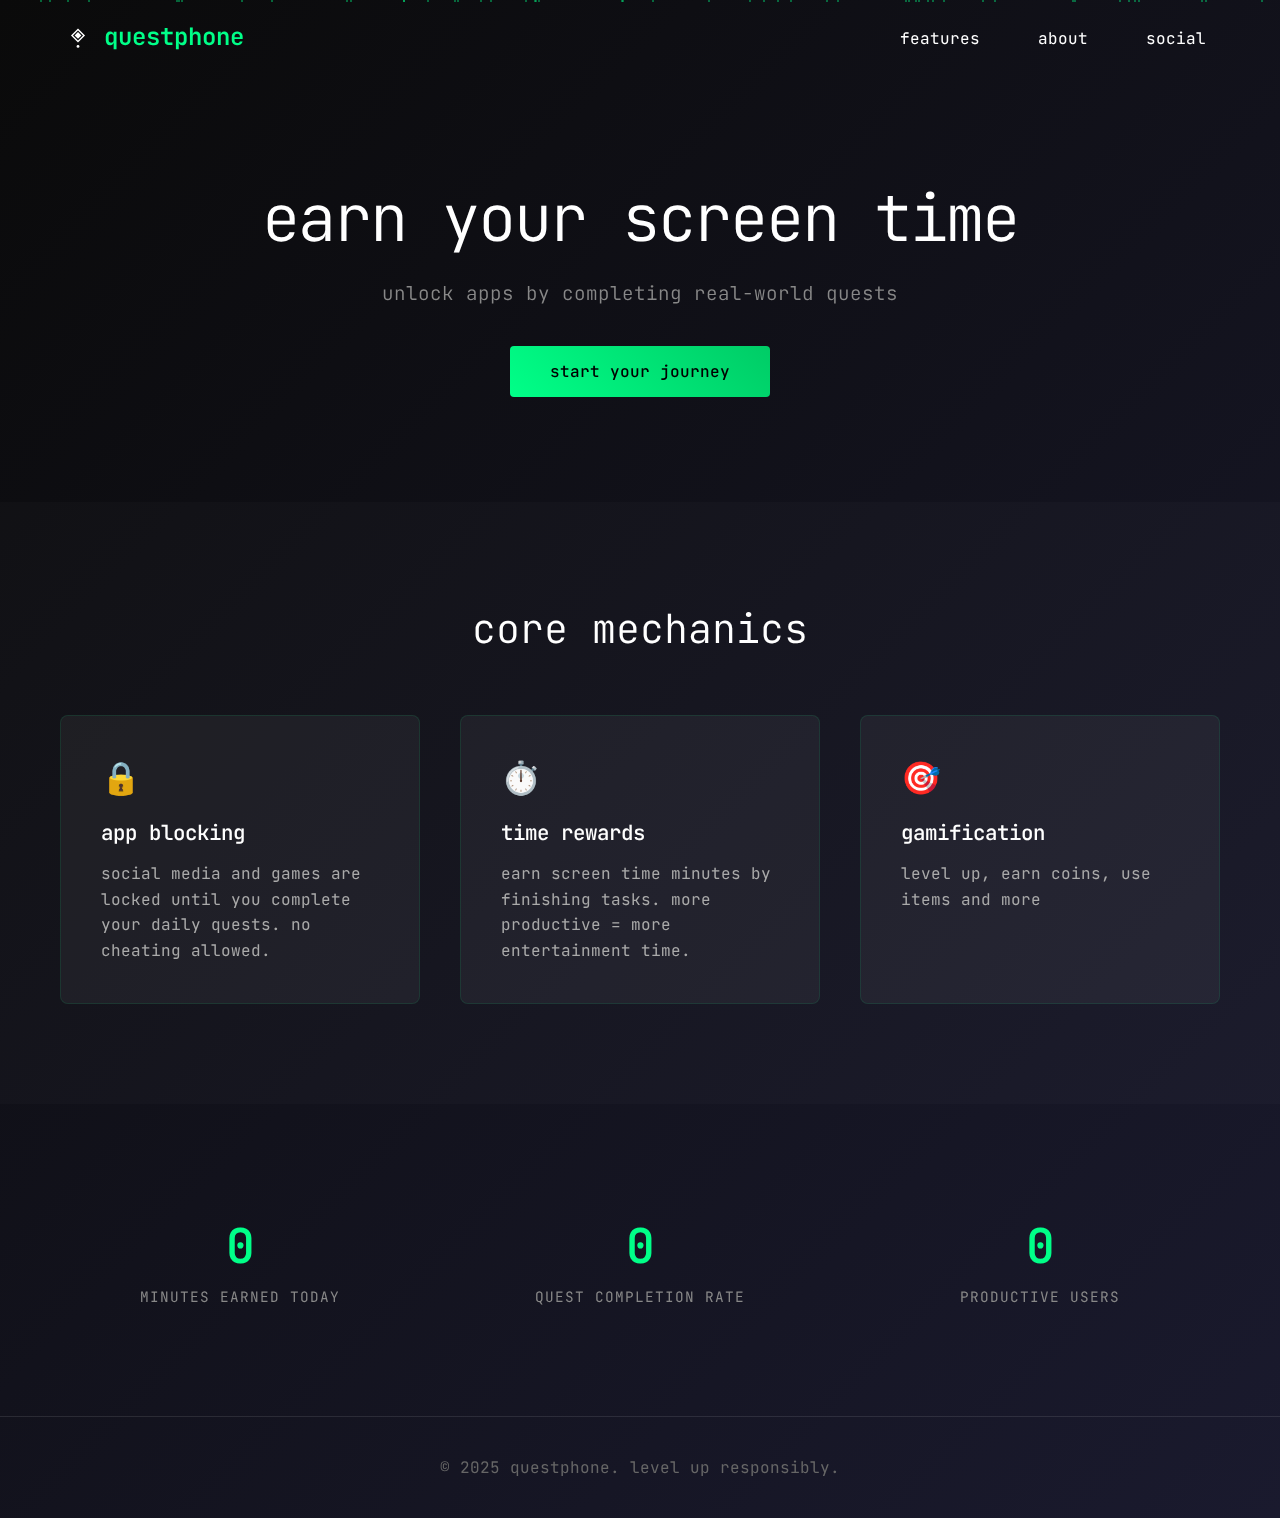
<file: index.html>
<!DOCTYPE html>
<html lang="en">
<head>
    <meta charset="UTF-8">
    <meta name="viewport" content="width=device-width, initial-scale=1.0">
    <title>QuestPhone</title>
    <link rel="icon" type="image/png" href="icon.svg">
    <link href="https://fonts.googleapis.com/css2?family=JetBrains+Mono:wght@300;400;500;600&display=swap" rel="stylesheet">
    <link rel="stylesheet" href="css/styles.css">
</head>
<body>
    <div class="particles" id="particles"></div>
    
    <header>
        <nav class="container">
            <a href="index.html" class="logo">questphone</a>
            <ul class="nav-links">
                <li><a href="#features">features</a></li>
                <li><a href="about.html">about</a></li>
                <li><a href="social.html">social</a></li>
            </ul>
            <div class="hamburger" id="hamburger-menu" aria-label="Open navigation" tabindex="0">
                <span></span>
                <span></span>
                <span></span>
            </div>
        </nav>
        <div class="mobile-nav" id="mobileNav">
            <button class="mobile-nav-close" id="closeMobileNav" aria-label="Close navigation">&times;</button>
            <ul class="nav-links">
                <li><a href="#features" onclick="closeMobileNav()">features</a></li>
                <li><a href="about.html" onclick="closeMobileNav()">about</a></li>
                <li><a href="social.html" onclick="closeMobileNav()">social</a></li>
            </ul>
        </div>
    </header>

    <main>
        <section class="hero">
            <div class="container">
                <h1>earn your screen time</h1>
                <p class="subtitle">unlock apps by completing real-world quests</p>
                <a href="#" class="cta-button">start your journey</a>
            </div>
        </section>

        <section class="features" id="features">
            <div class="container">
                <h2>core mechanics</h2>
                <div class="features-grid">
                    <div class="feature-card">
                        <div class="feature-icon">🔒</div>
                        <h3>app blocking</h3>
                        <p>social media and games are locked until you complete your daily quests. no cheating allowed.</p>
                    </div>
                    <div class="feature-card">
                        <div class="feature-icon">⏱️</div>
                        <h3>time rewards</h3>
                        <p>earn screen time minutes by finishing tasks. more productive = more entertainment time.</p>
                    </div>
                    <div class="feature-card">
                        <div class="feature-icon">🎯</div>
                        <h3>gamification</h3>
                        <p>level up, earn coins, use items and more</p>
                    </div>
                </div>
            </div>
        </section>

        <section class="stats">
            <div class="container">
                <div class="stats-grid">
                    <div class="stat-item">
                        <div class="stat-number" data-count="240">0</div>
                        <div class="stat-label">minutes earned today</div>
                    </div>
                    <div class="stat-item">
                        <div class="stat-number" data-count="89">0</div>
                        <div class="stat-label">quest completion rate</div>
                    </div>
                    <div class="stat-item">
                        <div class="stat-number" data-count="52">0</div>
                        <div class="stat-label">productive users</div>
                    </div>
                </div>
            </div>
        </section>
    </main>

    <footer>
        <div class="container">
            <p>&copy; 2025 questphone. level up responsibly.</p>
        </div>
    </footer>

    <!-- Theme config for easy customization -->
    <script src="js/theme-config.js"></script>
    <!-- Main theme script -->
    <script src="js/main.js"></script>
</body>
</html>
</file>
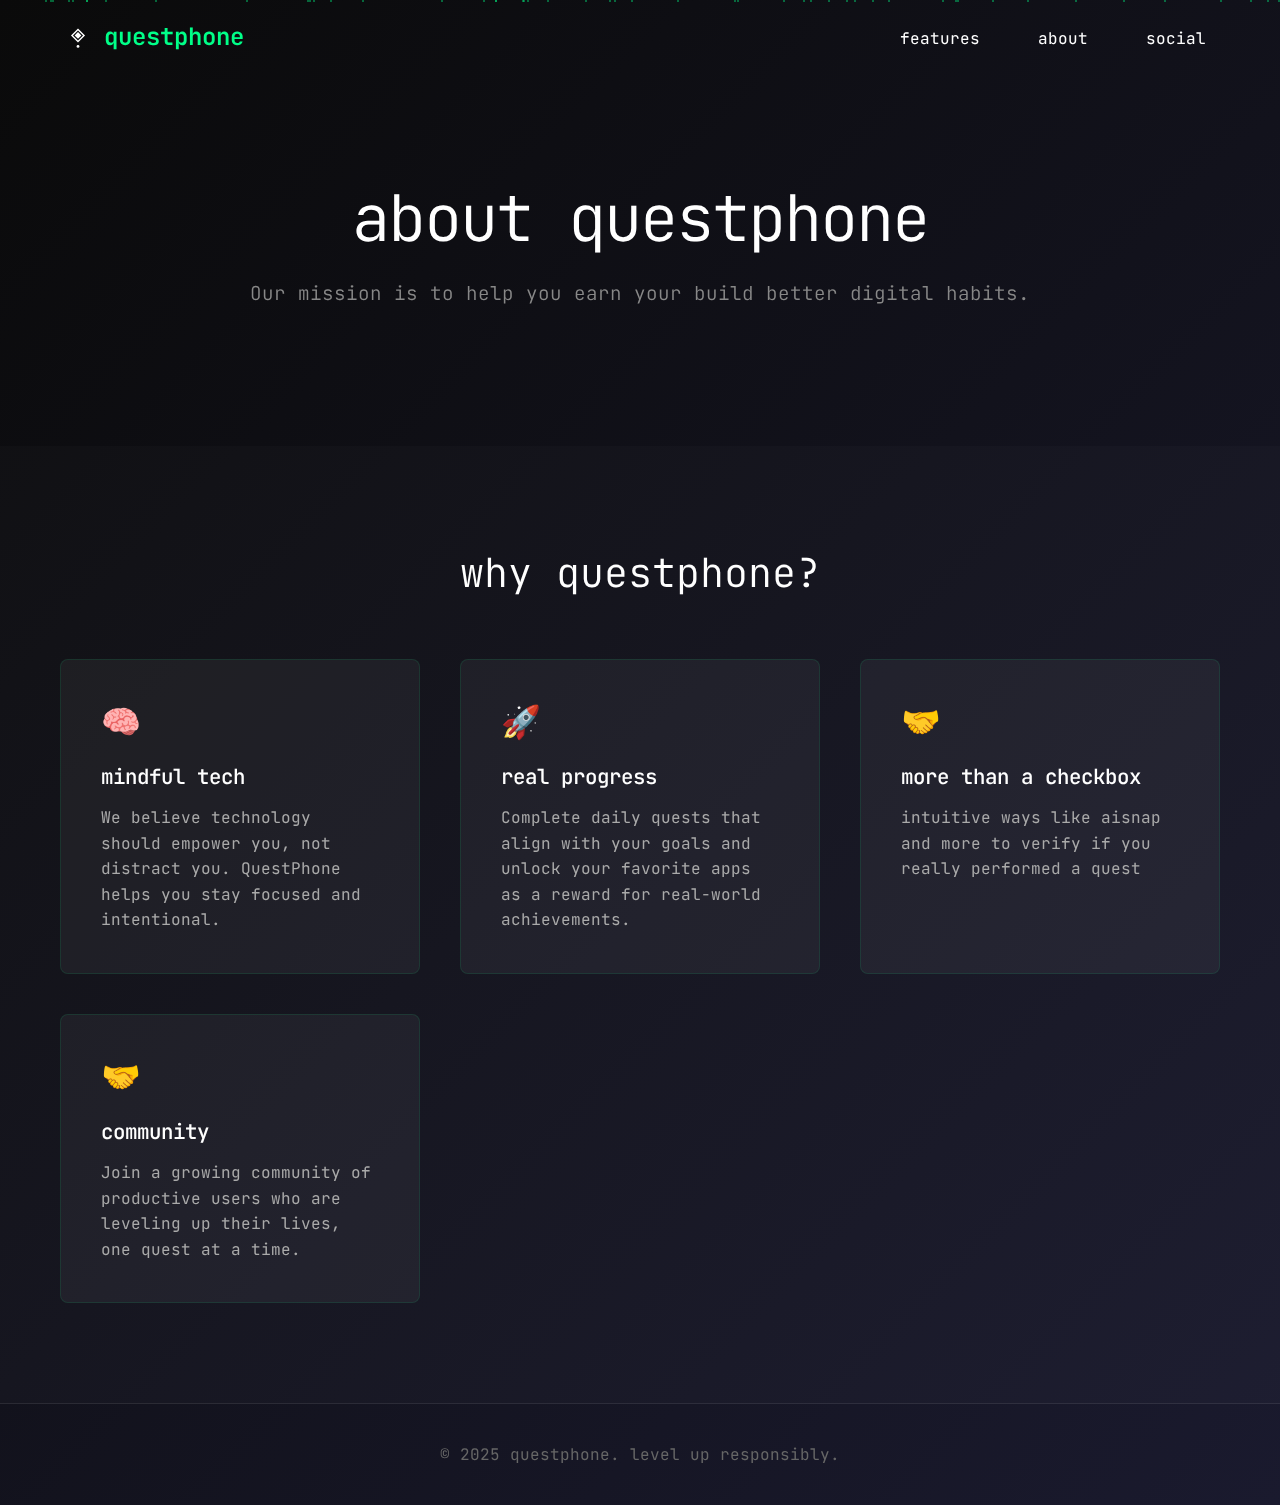
<file: about.html>
<!DOCTYPE html>
<html lang="en">
<head>
    <meta charset="UTF-8">
    <meta name="viewport" content="width=device-width, initial-scale=1.0">
    <title>About - QuestPhone</title>
    <link rel="icon" type="image/png" href="icon.svg">
    <link href="https://fonts.googleapis.com/css2?family=JetBrains+Mono:wght@300;400;500;600&display=swap" rel="stylesheet">
    <link rel="stylesheet" href="css/styles.css">
</head>
<body>
    <div class="particles" id="particles"></div>
    <!-- HEADER -->
    <header>
        <nav class="container">
            <a href="index.html" class="logo">questphone</a>
            <ul class="nav-links">
                <li><a href="index.html#features">features</a></li>
                <li><a href="about.html">about</a></li>
                <li><a href="social.html">social</a></li>
            </ul>
            <div class="hamburger" id="hamburger-menu" aria-label="Open navigation" tabindex="0">
                <span></span>
                <span></span>
                <span></span>
            </div>
        </nav>
        <div class="mobile-nav" id="mobileNav">
            <button class="mobile-nav-close" id="closeMobileNav" aria-label="Close navigation">&times;</button>
            <ul class="nav-links">
                <li><a href="index.html#features" onclick="closeMobileNav()">features</a></li>
                <li><a href="about.html" onclick="closeMobileNav()">about</a></li>
                <li><a href="social.html" onclick="closeMobileNav()">social</a></li>
            </ul>
        </div>
    </header>
    <main>
        <!-- ABOUT SECTION -->
        <section class="hero">
            <div class="container">
                <h1>about questphone</h1>
                <p class="subtitle">Our mission is to help you earn your build better digital habits.</p>
            </div>
        </section>
        <section class="features" id="about-details">
            <div class="container">
                <h2>why questphone?</h2>
                <div class="features-grid">
                    <div class="feature-card">
                        <div class="feature-icon">🧠</div>
                        <h3>mindful tech</h3>
                        <p>We believe technology should empower you, not distract you. QuestPhone helps you stay focused and intentional.</p>
                    </div>
                    <div class="feature-card">
                        <div class="feature-icon">🚀</div>
                        <h3>real progress</h3>
                        <p>Complete daily quests that align with your goals and unlock your favorite apps as a reward for real-world achievements.</p>
                    </div>
                    <div class="feature-card">
                        <div class="feature-icon">🤝</div>
                        <h3>more than a checkbox</h3>
                        <p>intuitive ways like aisnap and more to verify if you really performed a quest</p>
                    </div>

                    <div class="feature-card">
                        <div class="feature-icon">🤝</div>
                        <h3>community</h3>
                        <p>Join a growing community of productive users who are leveling up their lives, one quest at a time.</p>
                    </div>
                </div>
            </div>
        </section>
    </main>
    <!-- FOOTER -->
    <footer>
        <div class="container">
            <p>&copy; 2025 questphone. level up responsibly.</p>
        </div>
    </footer>
    <script src="js/theme-config.js"></script>
    <script src="js/main.js"></script>
    <script>
        // Mobile navigation functionality
        const hamburgerMenu = document.getElementById('hamburger-menu');
        const mobileNav = document.getElementById('mobileNav');
        const closeMobileNav = document.getElementById('closeMobileNav');

        hamburgerMenu.addEventListener('click', () => {
            mobileNav.classList.add('active');
        });

        closeMobileNav.addEventListener('click', () => {
            mobileNav.classList.remove('active');
        });

        // Close mobile nav when clicking outside
        window.addEventListener('click', (e) => {
            if (mobileNav.classList.contains('active') && e.target !== mobileNav && e.target !== hamburgerMenu) {
                mobileNav.classList.remove('active');
            }
        });
    </script>
</body>
</html>
</file>
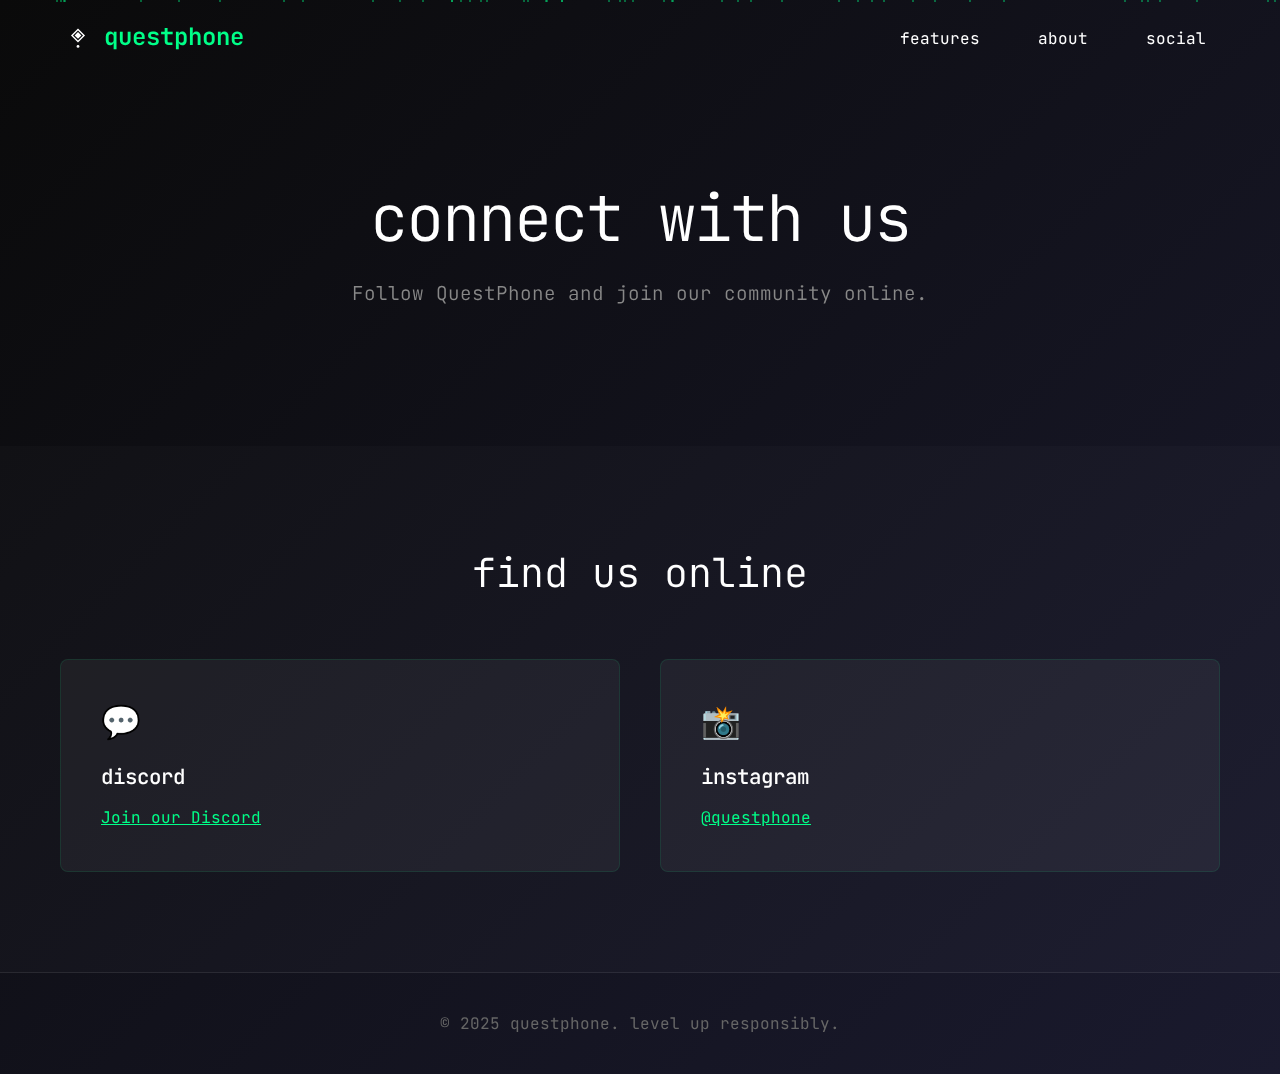
<file: social.html>
<!DOCTYPE html>
<html lang="en">
<head>
    <meta charset="UTF-8">
    <meta name="viewport" content="width=device-width, initial-scale=1.0">
    <title>Social Links - QuestPhone</title>
    <link rel="icon" type="image/png" href="icon.png">
    <link href="https://fonts.googleapis.com/css2?family=JetBrains+Mono:wght@300;400;500;600&display=swap" rel="stylesheet">
    <link rel="stylesheet" href="css/styles.css">
</head>
<body>
    <div class="particles" id="particles"></div>
    <!-- HEADER -->
    <header>
        <nav class="container">
            <a href="index.html" class="logo">questphone</a>
            <ul class="nav-links">
                <li><a href="index.html#features">features</a></li>
                <li><a href="about.html">about</a></li>
                <li><a href="social.html">social</a></li>
            </ul>
            <div class="hamburger" id="hamburger-menu" aria-label="Open navigation" tabindex="0">
                <span></span>
                <span></span>
                <span></span>
            </div>
        </nav>
        <div class="mobile-nav" id="mobileNav">
            <button class="mobile-nav-close" id="closeMobileNav" aria-label="Close navigation">&times;</button>
            <ul class="nav-links">
                <li><a href="index.html#features" onclick="closeMobileNav()">features</a></li>
                <li><a href="about.html" onclick="closeMobileNav()">about</a></li>
                <li><a href="social.html" onclick="closeMobileNav()">social</a></li>
            </ul>
        </div>
    </header>
    <main>
        <!-- SOCIAL LINKS SECTION -->
        <section class="hero">
            <div class="container">
                <h1>connect with us</h1>
                <p class="subtitle">Follow QuestPhone and join our community online.</p>
            </div>
        </section>
        <section class="features" id="social-links">
            <div class="container">
                <h2>find us online</h2>
                <div class="features-grid">
                    <div class="feature-card">
                        <div class="feature-icon">💬</div>
                        <h3>discord</h3>
                        <p><a href="https://discord.gg/RGuqaMHxAw" target="_blank" rel="noopener" style="color:#00ff88;">Join our Discord</a></p>
                    </div>
                    <div class="feature-card">
                        <div class="feature-icon">📸</div>
                        <h3>instagram</h3>
                        <p><a href="https://instagram.com/questphone.app" target="_blank" rel="noopener" style="color:#00ff88;">@questphone</a></p>
                    </div>
                </div>
            </div>
        </section>
    </main>
    <!-- FOOTER -->
    <footer>
        <div class="container">
            <p>&copy; 2025 questphone. level up responsibly.</p>
        </div>
    </footer>
    <script src="js/theme-config.js"></script>
    <script src="js/main.js"></script>
</body>
</html>
</file>
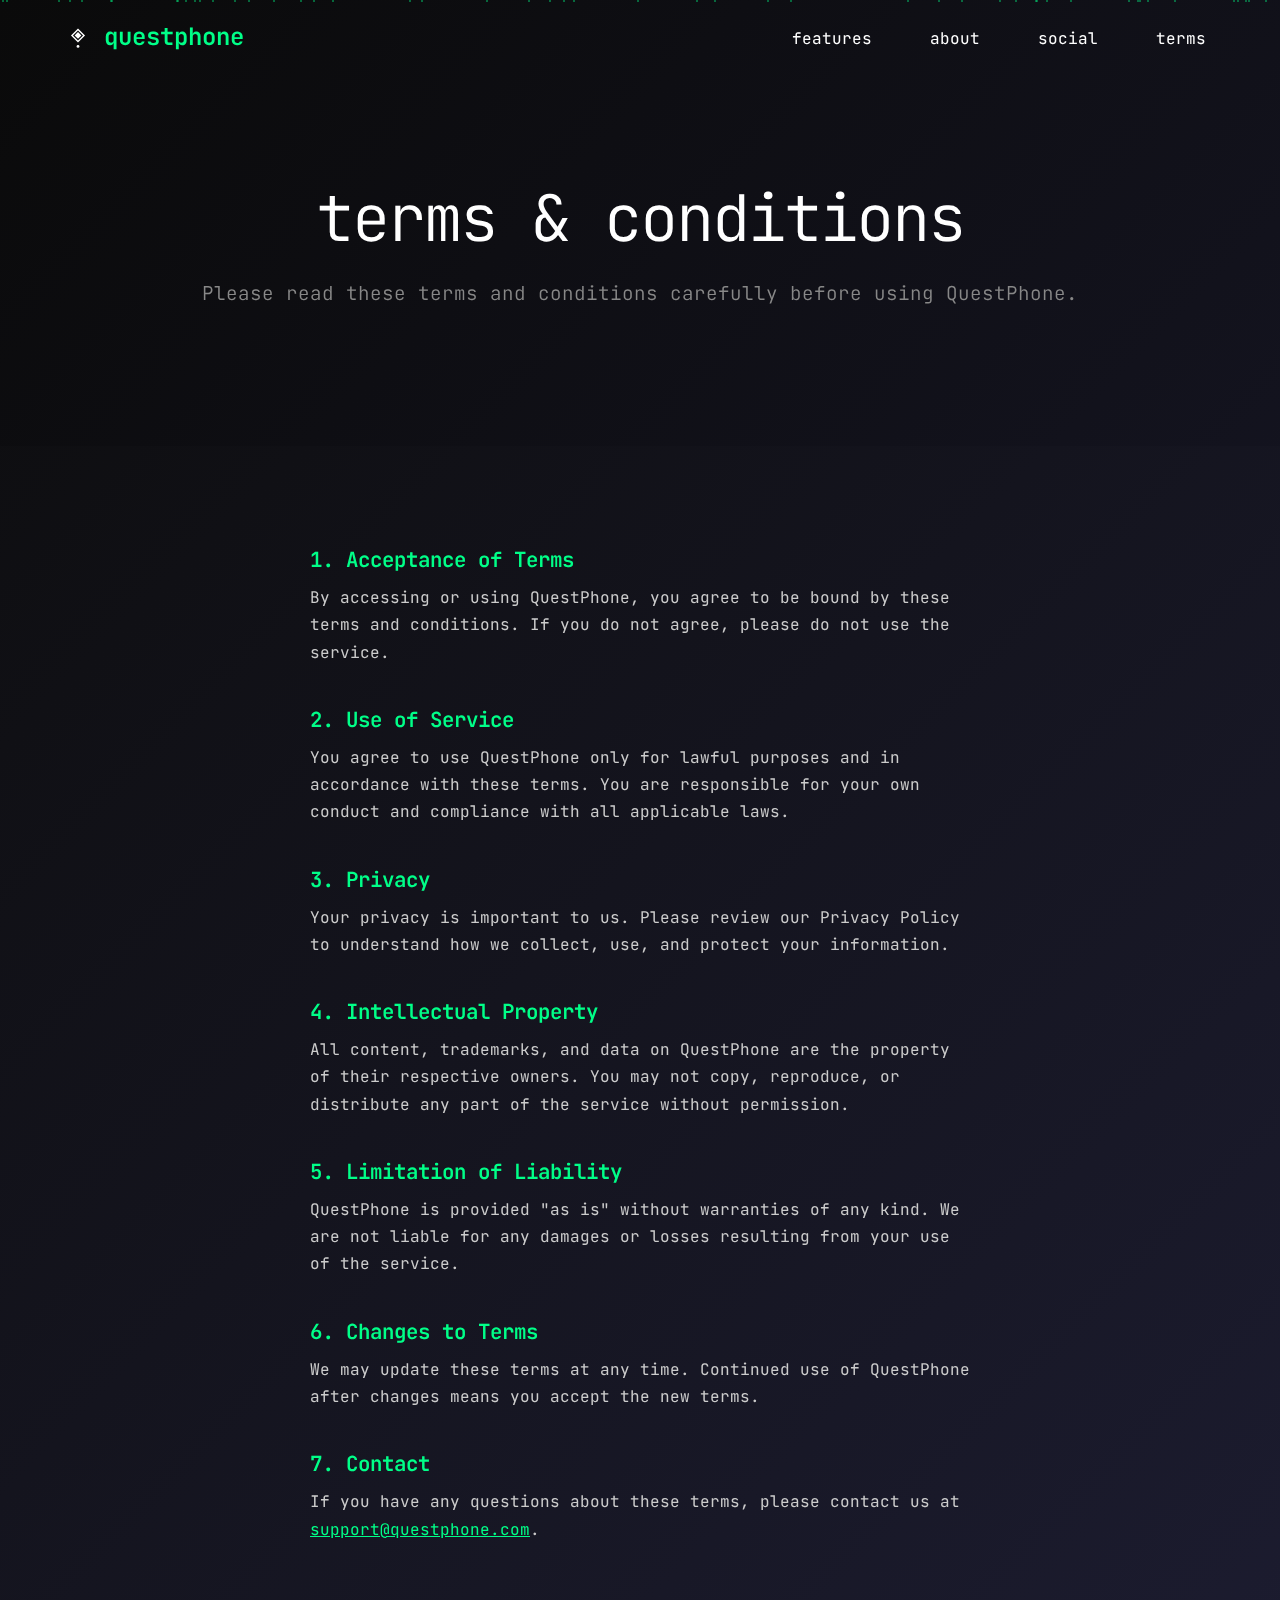
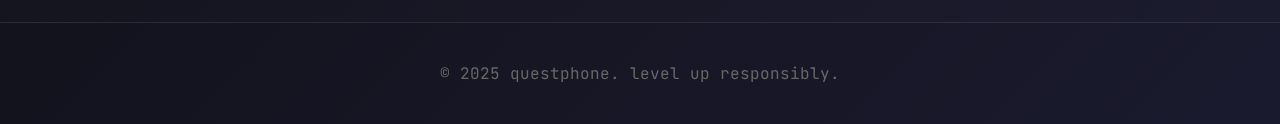
<file: terms.html>
<!DOCTYPE html>
<html lang="en">
<head>
    <meta charset="UTF-8">
    <meta name="viewport" content="width=device-width, initial-scale=1.0">
    <title>Terms & Conditions - QuestPhone</title>
    <link rel="icon" type="image/svg+xml" href="icon.svg">
    <link href="https://fonts.googleapis.com/css2?family=JetBrains+Mono:wght@300;400;500;600&display=swap" rel="stylesheet">
    <link rel="stylesheet" href="css/styles.css">
</head>
<body>
    <div class="particles" id="particles"></div>
    <header>
        <nav class="container">
            <a href="index.html" class="logo">questphone</a>
            <ul class="nav-links">
                <li><a href="index.html#features">features</a></li>
                <li><a href="about.html">about</a></li>
                <li><a href="social.html">social</a></li>
                <li><a href="terms.html">terms</a></li>
            </ul>
            <div class="hamburger" id="hamburger-menu" aria-label="Open navigation" tabindex="0">
                <span></span>
                <span></span>
                <span></span>
            </div>
        </nav>
        <div class="mobile-nav" id="mobileNav">
            <button class="mobile-nav-close" id="closeMobileNav" aria-label="Close navigation">&times;</button>
            <ul class="nav-links">
                <li><a href="index.html#features" onclick="closeMobileNav()">features</a></li>
                <li><a href="about.html" onclick="closeMobileNav()">about</a></li>
                <li><a href="social.html" onclick="closeMobileNav()">social</a></li>
                <li><a href="terms.html" onclick="closeMobileNav()">terms</a></li>
            </ul>
        </div>
    </header>
    <main>
        <section class="hero">
            <div class="container">
                <h1>terms & conditions</h1>
                <p class="subtitle">Please read these terms and conditions carefully before using QuestPhone.</p>
            </div>
        </section>
        <section class="terms-content" id="terms-content">
            <div class="container" style="max-width:700px;">
                <h2>1. Acceptance of Terms</h2>
                <p>By accessing or using QuestPhone, you agree to be bound by these terms and conditions. If you do not agree, please do not use the service.</p>
                <h2>2. Use of Service</h2>
                <p>You agree to use QuestPhone only for lawful purposes and in accordance with these terms. You are responsible for your own conduct and compliance with all applicable laws.</p>
                <h2>3. Privacy</h2>
                <p>Your privacy is important to us. Please review our Privacy Policy to understand how we collect, use, and protect your information.</p>
                <h2>4. Intellectual Property</h2>
                <p>All content, trademarks, and data on QuestPhone are the property of their respective owners. You may not copy, reproduce, or distribute any part of the service without permission.</p>
                <h2>5. Limitation of Liability</h2>
                <p>QuestPhone is provided "as is" without warranties of any kind. We are not liable for any damages or losses resulting from your use of the service.</p>
                <h2>6. Changes to Terms</h2>
                <p>We may update these terms at any time. Continued use of QuestPhone after changes means you accept the new terms.</p>
                <h2>7. Contact</h2>
                <p>If you have any questions about these terms, please contact us at <a href="mailto:support@questphone.com">support@questphone.com</a>.</p>
            </div>
        </section>
    </main>
    <footer>
        <div class="container">
            <p>&copy; 2025 questphone. level up responsibly.</p>
        </div>
    </footer>
    <script src="js/theme-config.js"></script>
    <script src="js/main.js"></script>
</body>
</html>
</file>
<file: css/styles.css>
/* Base styles */
* {
    margin: 0;
    padding: 0;
    box-sizing: border-box;
    user-select: none;

}

body {
    font-family: 'JetBrains Mono', monospace;
    background: linear-gradient(135deg, #0a0a0a 0%, #1a1a2e 100%);
    color: #ffffff;
    overflow-x: hidden;
    min-height: 100vh;
}

.container {
    max-width: 1200px;
    margin: 0 auto;
    padding: 0 20px;
}

/* Header styles */
header {
    padding: 20px 0;
    position: relative;
    z-index: 10;
}

nav {
    display: flex;
    justify-content: space-between;
    align-items: center;
}

.logo {
    font-size: 1.5rem;
    font-weight: 600;
    color: #00ff88;
    text-decoration: none;
    position: relative;
}

.logo::before {
    content: '';
    display: inline-block;
    vertical-align: middle;
    width: 1.5em;
    height: 1.5em;
    margin-right: 8px;
    background: url('../icon.svg') no-repeat center center;
    background-size: contain;
    image-rendering: pixelated;
    animation: blink 1.5s infinite;
}

.nav-links {
    display: flex;
    list-style: none;
    gap: 30px;
}

.nav-links a {
    color: #ffffff;
    text-decoration: none;
    font-weight: 400;
    transition: color 0.3s ease;
    position: relative;
}

.nav-links a:hover {
    color: #00ff88;
}

.nav-links a::before {
    content: "[";
    opacity: 0;
    margin-right: 4px;
    transition: opacity 0.3s ease;
}

.nav-links a::after {
    content: "]";
    opacity: 0;
    margin-left: 4px;
    transition: opacity 0.3s ease;
}

.nav-links a:hover::before,
.nav-links a:hover::after {
    opacity: 1;
}

/* Hero Section */
.hero {
    padding: 100px 0;
    text-align: center;
    position: relative;
}

.hero h1 {
    font-size: 4rem;
    font-weight: 300;
    margin-bottom: 20px;
    letter-spacing: -2px;
}

.hero .subtitle {
    font-size: 1.2rem;
    color: #888;
    margin-bottom: 40px;
    font-weight: 300;
}

.cta-button {
    display: inline-block;
    padding: 15px 40px;
    background: linear-gradient(45deg, #00ff88, #00cc66);
    color: #000;
    text-decoration: none;
    font-weight: 500;
    border-radius: 4px;
    transition: all 0.3s ease;
    position: relative;
    overflow: hidden;
}

.cta-button:hover {
    transform: translateY(-2px);
    box-shadow: 0 10px 20px rgba(0, 255, 136, 0.3);
}

.cta-button::before {
    content: "";
    position: absolute;
    top: 0;
    left: -100%;
    width: 100%;
    height: 100%;
    background: linear-gradient(90deg, transparent, rgba(255,255,255,0.2), transparent);
    transition: left 0.5s;
}

.cta-button:hover::before {
    left: 100%;
}

/* Features Section */
.features {
    padding: 100px 0;
    background: rgba(255, 255, 255, 0.02);
}

.features h2 {
    text-align: center;
    font-size: 2.5rem;
    margin-bottom: 60px;
    font-weight: 300;
}

.features-grid {
    display: grid;
    grid-template-columns: repeat(auto-fit, minmax(300px, 1fr));
    gap: 40px;
}

.feature-card {
    background: rgba(255, 255, 255, 0.05);
    padding: 40px;
    border-radius: 8px;
    border: 1px solid rgba(0, 255, 136, 0.1);
    transition: all 0.3s ease;
    position: relative;
    overflow: hidden;
}

.feature-card:hover {
    border-color: rgba(0, 255, 136, 0.3);
    transform: translateY(-5px);
}

.feature-card::before {
    content: "";
    position: absolute;
    top: 0;
    left: 0;
    right: 0;
    height: 2px;
    background: linear-gradient(90deg, #00ff88, #00cc66);
    transform: scaleX(0);
    transition: transform 0.3s ease;
}

.feature-card:hover::before {
    transform: scaleX(1);
}

.feature-icon {
    font-size: 2rem;
    margin-bottom: 20px;
    color: #00ff88;
}

.feature-card h3 {
    font-size: 1.3rem;
    margin-bottom: 15px;
    font-weight: 500;
}

.feature-card p {
    color: #aaa;
    line-height: 1.6;
}

/* Stats Section */
.stats {
    padding: 80px 0;
    text-align: center;
}

.stats-grid {
    display: grid;
    grid-template-columns: repeat(auto-fit, minmax(200px, 1fr));
    gap: 40px;
}

.stat-item {
    padding: 30px;
}

.stat-number {
    font-size: 3rem;
    font-weight: 600;
    color: #00ff88;
    margin-bottom: 10px;
    font-family: 'JetBrains Mono', monospace;
}

.stat-label {
    color: #888;
    font-size: 0.9rem;
    text-transform: uppercase;
    letter-spacing: 1px;
}

/* Footer */
footer {
    padding: 40px 0;
    border-top: 1px solid rgba(255, 255, 255, 0.1);
    text-align: center;
    color: #666;
}

/* Particles */
.particles {
    position: fixed;
    top: 0;
    left: 0;
    width: 100%;
    height: 100%;
    pointer-events: none;
    z-index: -1;
}

.particle {
    position: absolute;
    width: 2px;
    height: 2px;
    background: #00ff88;
    border-radius: 50%;
    opacity: 0.5;
    animation: particle-float 6s infinite linear;
}

/* Hamburger menu styles */
.hamburger {
    display: none;
    flex-direction: column;
    justify-content: center;
    width: 32px;
    height: 32px;
    cursor: pointer;
    z-index: 20;
}
.hamburger span {
    height: 3px;
    width: 100%;
    background: #00ff88;
    margin: 5px 0;
    border-radius: 2px;
    transition: all 0.3s;
}

/* Mobile nav overlay */
.mobile-nav {
    display: none;
    position: fixed;
    top: 0;
    right: 0;
    width: 70vw;
    max-width: 320px;
    height: 100vh;
    background: #181828;
    box-shadow: -2px 0 16px rgba(0,0,0,0.4);
    z-index: 100;
    flex-direction: column;
    padding: 60px 30px 30px 30px;
    transition: none !important;
    transform: translateX(100%);
}
.mobile-nav.open {
    display: flex;
    transform: translateX(0);
}
.mobile-nav .nav-links {
    flex-direction: column;
    gap: 24px;
    display: flex;
}
.mobile-nav .nav-links a {
    font-size: 1.2rem;
    color: #00ff88;
}
.mobile-nav .nav-links a:hover {
    color: #fff;
}

.mobile-nav-close {
    position: absolute;
    top: 18px;
    right: 24px;
    font-size: 2rem;
    color: #00ff88;
    background: none;
    border: none;
    cursor: pointer;
}

/* Terms Page Styles */
.terms-content {
    padding: 60px 0;
    background: rgba(255,255,255,0.01);
}
.terms-content h2 {
    font-size: 1.3rem;
    margin-top: 2.5rem;
    margin-bottom: 0.7rem;
    font-weight: 600;
    color: #00ff88;
}
.terms-content p {
    color: #ccc;
    font-size: 1rem;
    line-height: 1.7;
    margin-bottom: 1.2rem;
}
.terms-content a {
    color: #00ff88;
    text-decoration: underline;
    transition: color 0.2s;
}
.terms-content a:hover {
    color: #fff;
}

/* Animations */
@keyframes blink {
    0%, 50% { opacity: 1; }
    51%, 100% { opacity: 0; }
}

@keyframes float {
    0%, 100% { transform: translateY(0px); }
    50% { transform: translateY(-10px); }
}

@keyframes particle-float {
    0% {
        transform: translateY(100vh) rotate(0deg);
        opacity: 0;
    }
    10% {
        opacity: 0.5;
    }
    90% {
        opacity: 0.5;
    }
    100% {
        transform: translateY(-10vh) rotate(360deg);
        opacity: 0;
    }
}

/* Responsive */
@media (max-width: 768px) {
    .hero h1 {
        font-size: 2.5rem;
    }
    
    .nav-links {
        display: none;
    }
    
    
    .features-grid {
        grid-template-columns: 1fr;
    }
    
    .hamburger {
        display: flex;
    }
}
</file>
